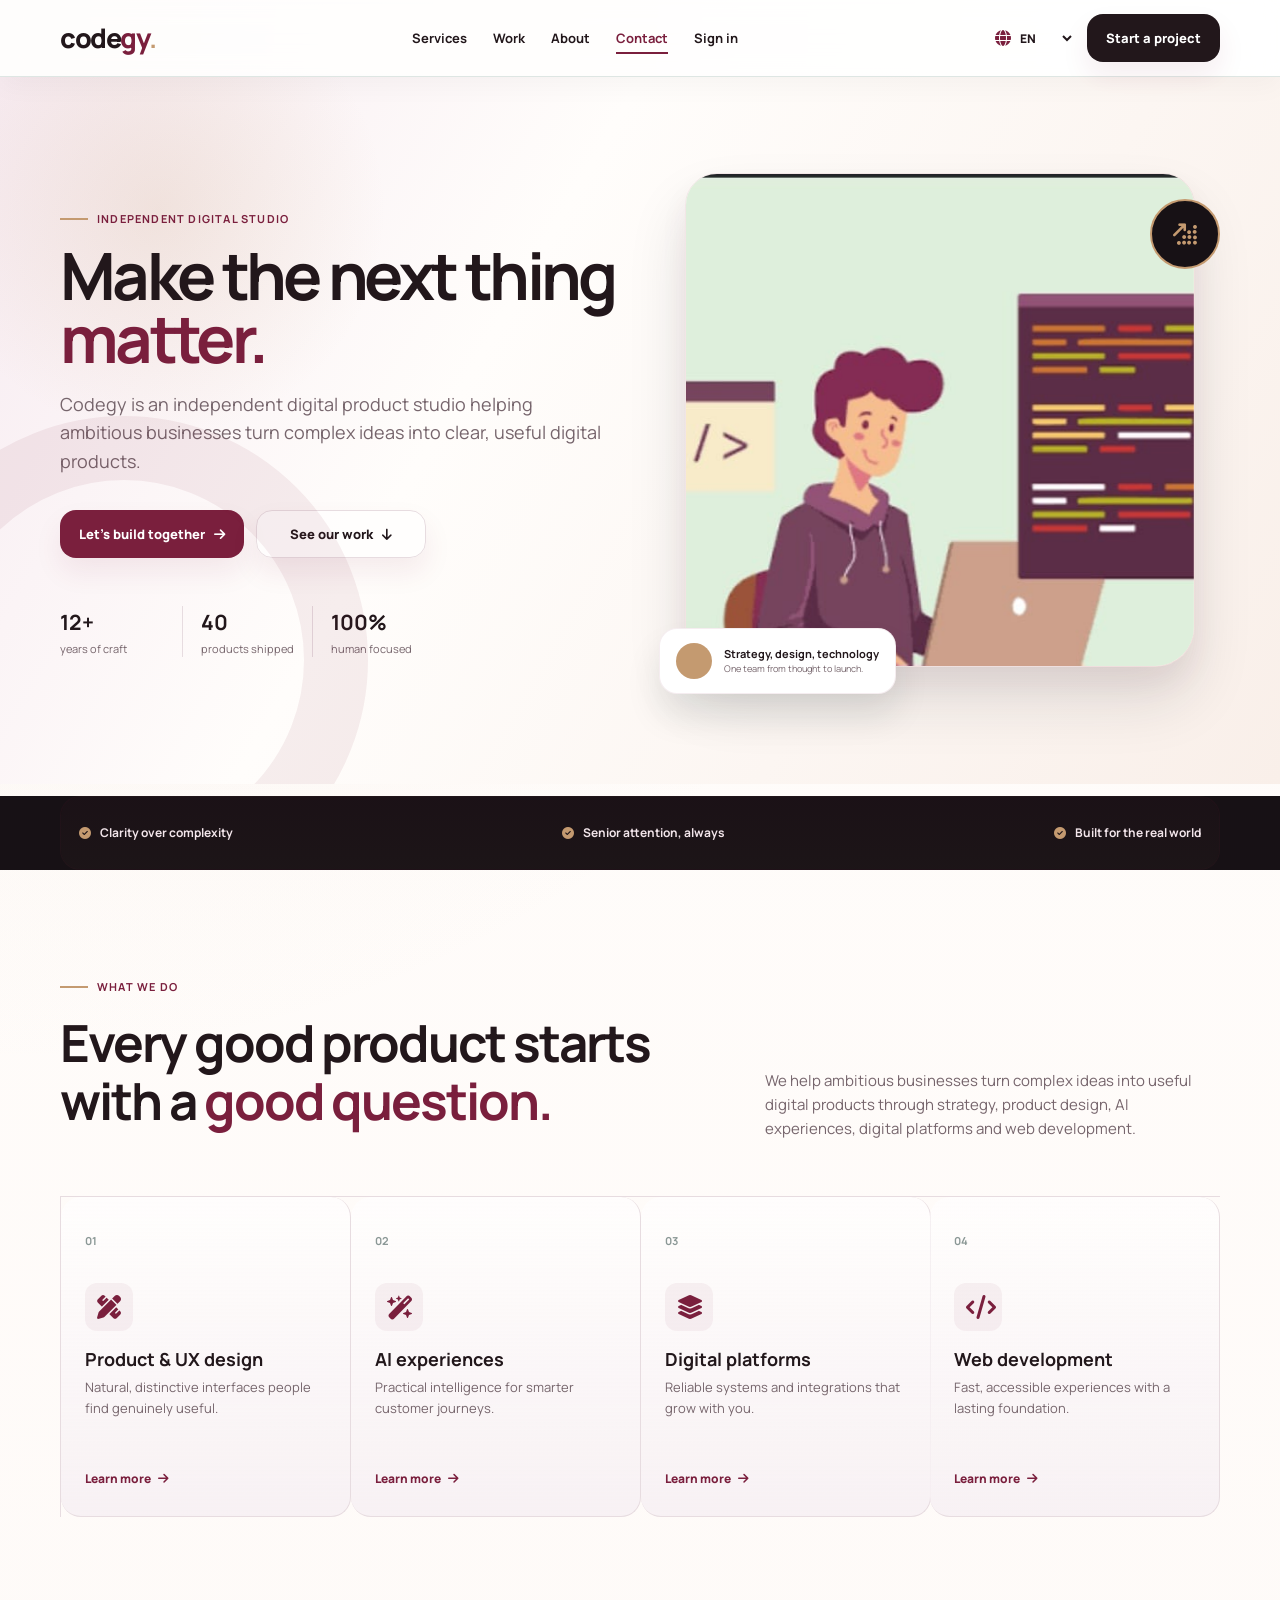
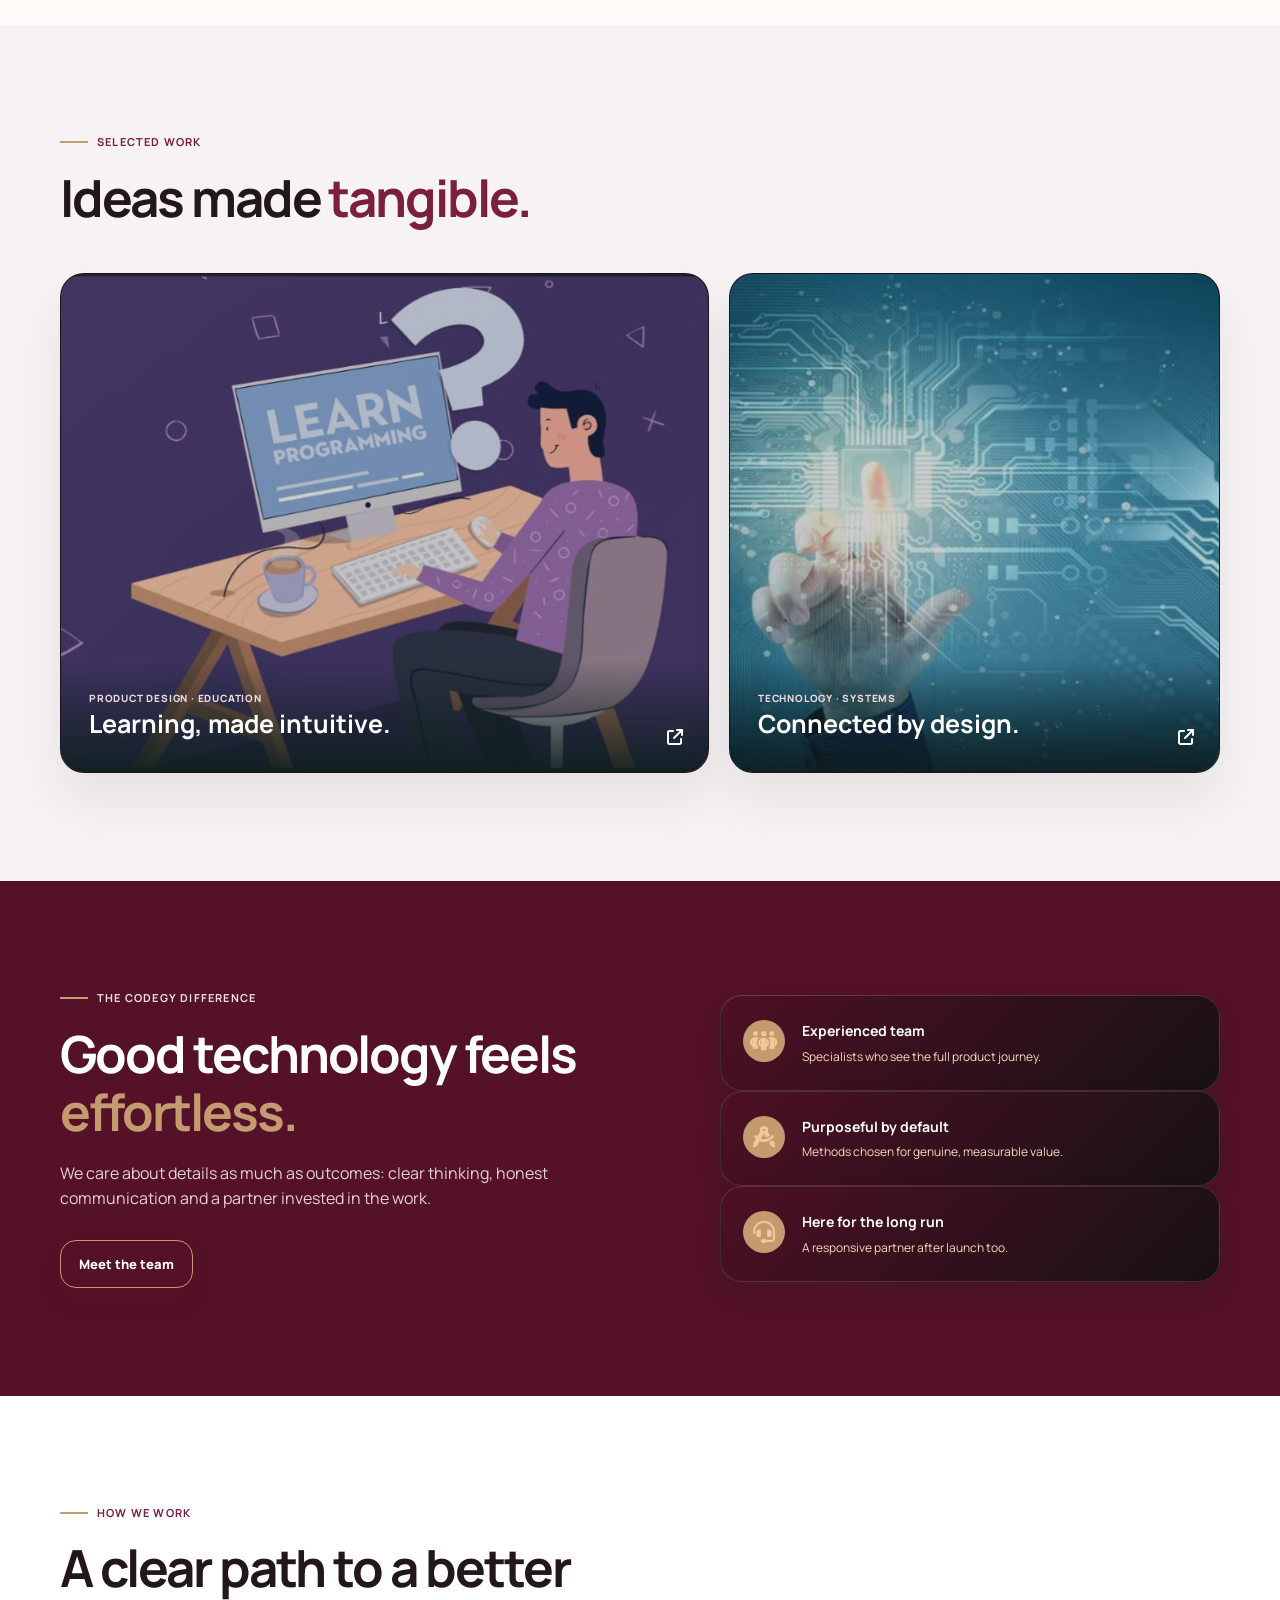
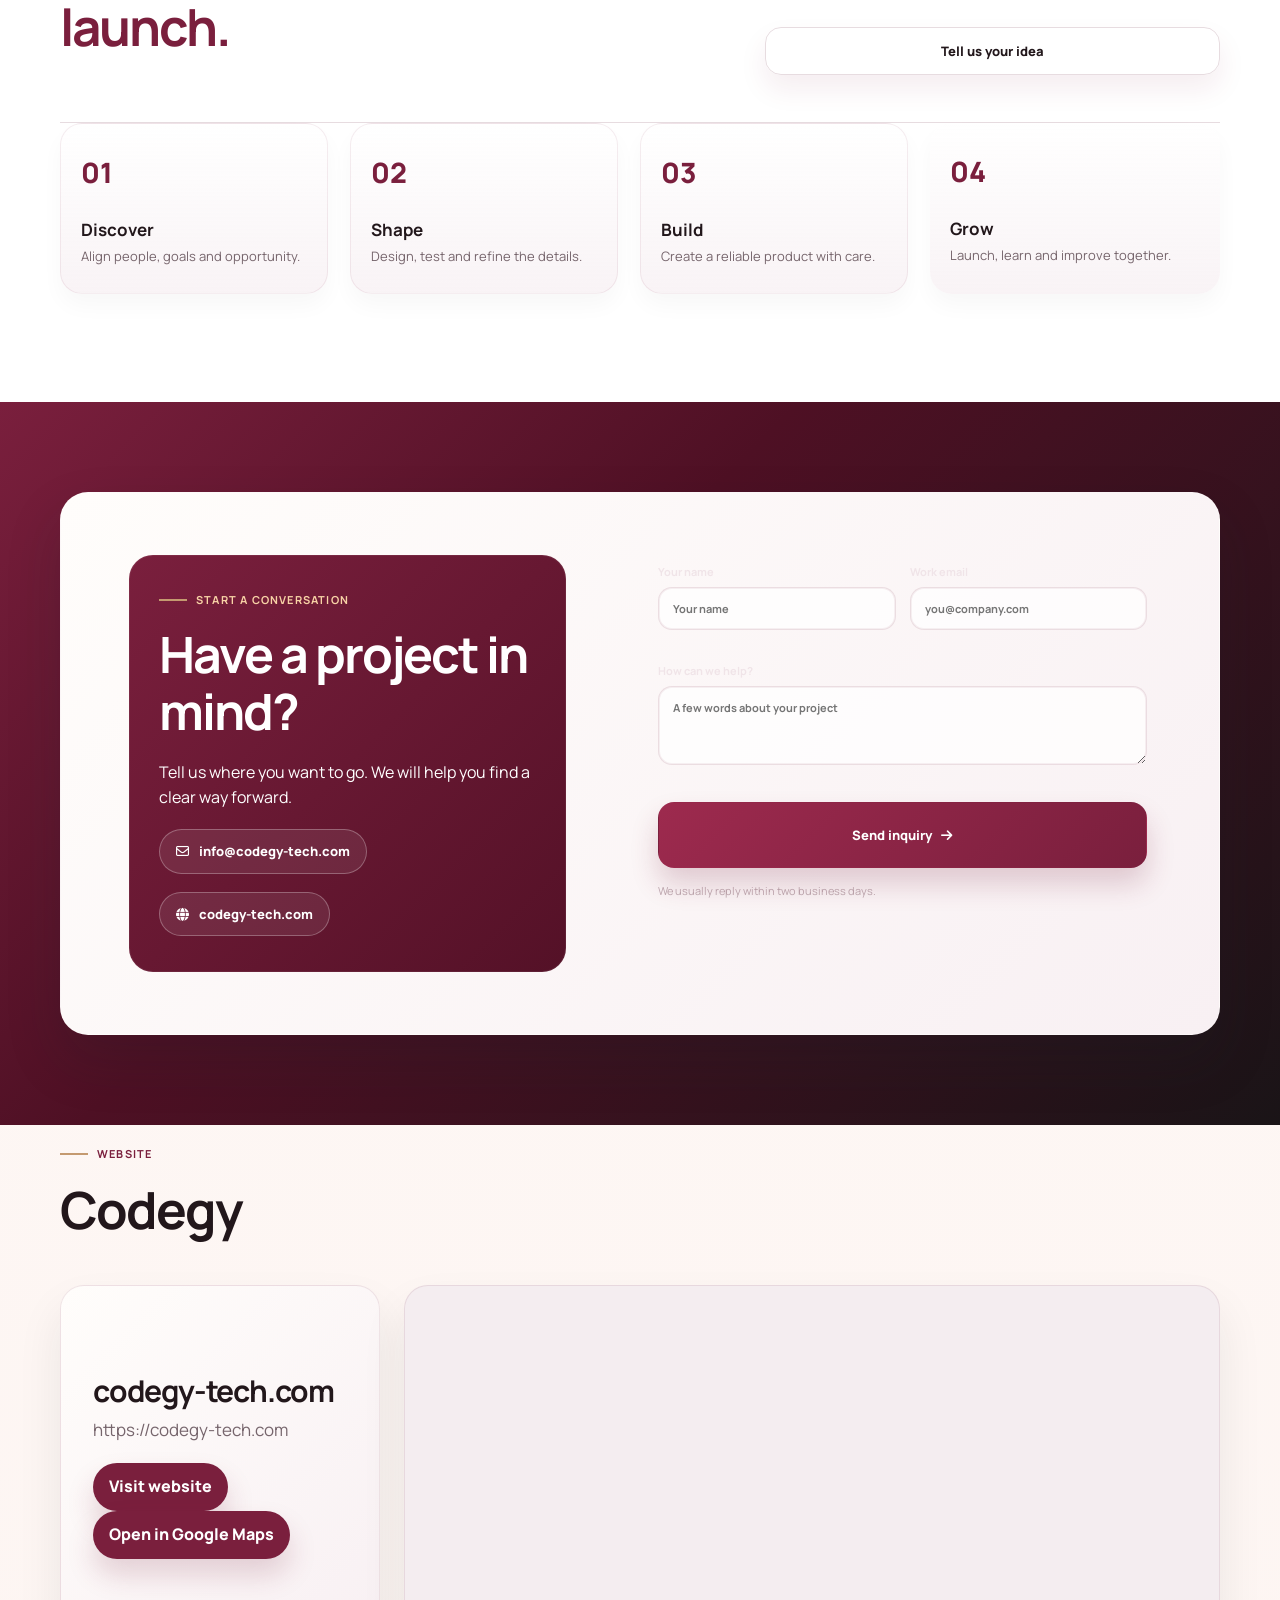
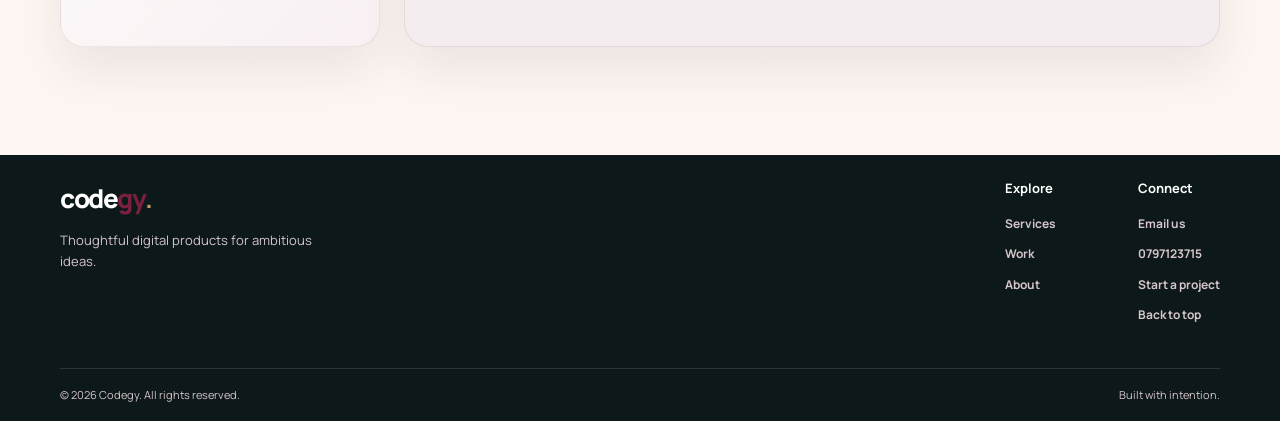
<file: index.html>
﻿<!doctype html>
<html lang="en" dir="ltr">
<head>
  <meta charset="UTF-8"><meta name="viewport" content="width=device-width, initial-scale=1.0">
  <meta name="description" content="Codegy creates purposeful digital products.">
  <meta name="robots" content="index, follow">
  <meta name="canonical" content="https://codegy-tech.com/">
  <meta property="og:type" content="website">
  <meta property="og:site_name" content="Codegy">
  <meta property="og:title" content="Codegy | Digital products with purpose">
  <meta property="og:description" content="Codegy creates purposeful digital products.">
  <meta property="og:image" content="pic1.jpeg">
  <meta name="twitter:card" content="summary_large_image">
  <meta name="twitter:title" content="Codegy | Digital products with purpose">
  <meta name="twitter:description" content="Codegy creates purposeful digital products.">
  <title>Codegy | Digital products with purpose</title>
  <link rel="preconnect" href="https://fonts.googleapis.com"><link rel="preconnect" href="https://fonts.gstatic.com" crossorigin>
  <link href="https://fonts.googleapis.com/css2?family=Cairo:wght@400;500;600;700;800&family=Manrope:wght@400;500;600;700;800&display=swap" rel="stylesheet">
  <link rel="icon" href="icon.jpeg"><link rel="preload" as="image" href="pic1.jpeg" fetchpriority="high"><meta name="theme-color" content="#7A1F3D"><link rel="stylesheet" href="https://cdnjs.cloudflare.com/ajax/libs/font-awesome/6.7.2/css/all.min.css"><link rel="stylesheet" href="index.css">
<script type="application/ld+json">{"@context":"https://schema.org","@type":"ProfessionalService","name":"Codegy","url":"https://codegy-tech.com/","email":"info@codegy-tech.com","description":"Independent digital studio offering product design, AI experiences, digital platforms, and web development.","serviceType":["Product and UX design","AI experiences","Digital platforms","Web development"],"knowsAbout":["Product design","User experience design","Artificial intelligence","Digital platforms","Web development"]}</script></head>
<body>
<a class="skip-link" href="#main">Skip to content</a>
<header><div class="container nav"><a class="brand" href="#home">code<span>gy</span><b>.</b></a><nav id="nav" aria-label="Primary navigation"><a href="#services" data-t="services">Services</a><a href="#work" data-t="work">Work</a><a href="#about" data-t="about">About</a><a href="#contact" data-t="contact">Contact</a><a class="login-link" href="task.html" data-t="login">Sign in</a></nav><div class="controls"><label class="language"><i class="fa-solid fa-globe"></i><select id="lang" aria-label="Language"><option value="en">EN</option><option value="ar">العربية</option><option value="fr">FR</option><option value="tr">TR</option></select></label><a class="nav-cta" href="#contact" data-t="start">Start a project</a><button class="menu" aria-label="Open menu" aria-controls="nav" aria-expanded="false"><i class="fa-solid fa-bars"></i></button></div></div></header>
<main id="main">
<section class="hero" id="home"><div class="container hero-grid"><div><p class="eyebrow"><span></span><b data-t="studio">Independent digital studio</b></p><h1 data-h="heroTitle">Make the next thing <em>matter.</em></h1><p class="lead" data-t="heroText">Codegy is an independent digital product studio helping ambitious businesses turn complex ideas into clear, useful digital products.</p><div class="actions"><a class="button primary" href="#contact"><span data-t="build">Let's build together</span><i class="fa-solid fa-arrow-right"></i></a><a class="button quiet" href="#work"><span data-t="see">See our work</span><i class="fa-solid fa-arrow-down"></i></a></div><div class="stats"><div><strong>12+</strong><small data-t="years">years of craft</small></div><div><strong>40</strong><small data-t="shipped">products shipped</small></div><div><strong>100%</strong><small data-t="human">human focused</small></div></div></div><div class="visual"><div class="image"><img src="pic1.jpeg" alt="Developer working on a laptop" width="1080" height="535" fetchpriority="high" decoding="async"></div><div class="note"><i class="fa-solid fa-sparkles"></i><p><b data-t="noteTitle">Strategy, design, technology</b><small data-t="noteText">One team from thought to launch.</small></p></div><div class="stamp"><i class="fa-solid fa-arrow-up-right-dots"></i></div></div></div></section>
<section class="trust"><div class="container"><p><i class="fa-solid fa-circle-check"></i><span data-t="trust1">Clarity over complexity</span></p><p><i class="fa-solid fa-circle-check"></i><span data-t="trust2">Senior attention, always</span></p><p><i class="fa-solid fa-circle-check"></i><span data-t="trust3">Built for the real world</span></p></div></section>
<section class="section" id="services"><div class="container"><div class="heading split"><div><p class="eyebrow"><span></span><b data-t="what">What we do</b></p><h2 data-h="servicesTitle">Every good product starts with a <em>good question.</em></h2></div><p data-t="servicesText">We help ambitious businesses turn complex ideas into useful digital products through strategy, product design, AI experiences, digital platforms and web development.</p></div><div class="service-grid"><article><small>01</small><i class="fa-solid fa-pen-ruler"></i><h3 data-t="s1">Product & UX design</h3><p data-t="s1t">Natural, distinctive interfaces people find genuinely useful.</p><a href="#contact" data-t="learn">Learn more</a></article><article><small>02</small><i class="fa-solid fa-wand-magic-sparkles"></i><h3 data-t="s2">AI experiences</h3><p data-t="s2t">Practical intelligence for smarter customer journeys.</p><a href="#contact" data-t="learn">Learn more</a></article><article><small>03</small><i class="fa-solid fa-layer-group"></i><h3 data-t="s3">Digital platforms</h3><p data-t="s3t">Reliable systems and integrations that grow with you.</p><a href="#contact" data-t="learn">Learn more</a></article><article><small>04</small><i class="fa-solid fa-code"></i><h3 data-t="s4">Web development</h3><p data-t="s4t">Fast, accessible experiences with a lasting foundation.</p><a href="#contact" data-t="learn">Learn more</a></article></div></div></section>
<section class="section portfolio" id="work"><div class="container"><div class="heading"><p class="eyebrow"><span></span><b data-t="selected">Selected work</b></p><h2 data-h="workTitle">Ideas made <em>tangible.</em></h2></div><div class="projects"><article class="large"><img src="pic2.jpeg" alt="Learning product on a laptop" width="933" height="600" loading="lazy" decoding="async"><div><p data-t="p1type">Product design · Education</p><h3 data-t="p1">Learning, made intuitive.</h3><i class="fa-solid fa-arrow-up-right-from-square"></i></div></article><article><img src="pic3.jpeg" alt="Electronic circuit" width="932" height="649" loading="lazy" decoding="async"><div><p data-t="p2type">Technology · Systems</p><h3 data-t="p2">Connected by design.</h3><i class="fa-solid fa-arrow-up-right-from-square"></i></div></article></div></div></section>
<section class="section about" id="about"><div class="container about-grid"><div><p class="eyebrow"><span></span><b data-t="difference">The Codegy difference</b></p><h2 data-h="aboutTitle">Good technology feels <em>effortless.</em></h2><p data-t="aboutText">We care about details as much as outcomes: clear thinking, honest communication and a partner invested in the work.</p><a class="button outline" href="#contact" data-t="team">Meet the team</a></div><div class="reasons"><article><i class="fa-solid fa-people-group"></i><p><b data-t="r1">Experienced team</b><small data-t="r1t">Specialists who see the full product journey.</small></p></article><article><i class="fa-solid fa-compass-drafting"></i><p><b data-t="r2">Purposeful by default</b><small data-t="r2t">Methods chosen for genuine, measurable value.</small></p></article><article><i class="fa-solid fa-headset"></i><p><b data-t="r3">Here for the long run</b><small data-t="r3t">A responsive partner after launch too.</small></p></article></div></div></section>
<section class="section process"><div class="container"><div class="heading split"><div><p class="eyebrow"><span></span><b data-t="how">How we work</b></p><h2 data-h="processTitle">A clear path to a better <em>launch.</em></h2></div><a class="button quiet" href="#contact" data-t="idea">Tell us your idea</a></div><ol><li><span>01</span><h3 data-t="discover">Discover</h3><p data-t="discovert">Align people, goals and opportunity.</p></li><li><span>02</span><h3 data-t="shape">Shape</h3><p data-t="shapet">Design, test and refine the details.</p></li><li><span>03</span><h3 data-t="build2">Build</h3><p data-t="buildt">Create a reliable product with care.</p></li><li><span>04</span><h3 data-t="grow">Grow</h3><p data-t="growt">Launch, learn and improve together.</p></li></ol></div></section>
<section class="contact" id="contact"><div class="container contact-card"><div><p class="eyebrow"><span></span><b data-t="conversation">Start a conversation</b></p><h2 data-t="contactTitle">Have a project in mind?</h2><p data-t="contactText">Tell us where you want to go. We will help you find a clear way forward.</p><a href="mailto:info@codegy-tech.com"><i class="fa-regular fa-envelope"></i> info@codegy-tech.com</a>
<a href="https://codegy-tech.com/" target="_blank" rel="noreferrer"><i class="fa-solid fa-globe"></i> codegy-tech.com</a></div><form id="contact-form" novalidate><label><span data-t="name">Your name</span><input name="name" required autocomplete="name" placeholder="Your name" data-p="name"></label><label><span data-t="email">Work email</span><input name="email" type="email" required autocomplete="email" placeholder="you@company.com" data-p="email"></label><label class="wide"><span data-t="message">How can we help?</span><textarea name="message" required rows="3" placeholder="A few words about your project" data-p="message"></textarea></label><button class="button primary wide" type="submit"><span data-t="send">Send inquiry</span><i class="fa-solid fa-arrow-right"></i></button><small class="wide" data-t="reply">We usually reply within two business days.</small><p id="contact-status" class="form-status wide" role="status" aria-live="polite"></p></form></div></section>
<section class="section location-section" id="location">
  <div class="container">
    <div class="heading">
      <p class="eyebrow"><span></span><b>Website</b></p>
      <h2>Codegy</h2>
    </div>
    <div class="location-grid">
      <div class="location-card">
        <h3>codegy-tech.com</h3>
        <p>https://codegy-tech.com</p>
        <a href="https://codegy-tech.com/" target="_blank" rel="noreferrer">Visit website</a>
        <a href="https://maps.google.com/?q=Codegy" target="_blank" rel="noreferrer">Open in Google Maps</a>
      </div>
      <div class="location-map">
        <iframe title="Codegy location" src="https://www.google.com/maps?q=Codegy&z=13&output=embed" loading="lazy" referrerpolicy="no-referrer-when-downgrade"></iframe>
      </div>
    </div>
  </div>
</section>
</main>
<footer><div class="container footer"><div><a class="brand" href="#home">code<span>gy</span><b>.</b></a><p data-t="footerText">Thoughtful digital products for ambitious ideas.</p></div><div class="foot-links"><div><b data-t="explore">Explore</b><a href="#services" data-t="services">Services</a><a href="#work" data-t="work">Work</a><a href="#about" data-t="about">About</a></div><div><b data-t="connect">Connect</b><a href="mailto:info@codegy-tech.com" data-t="emailus">Email us</a><a href="tel:0797123715">0797123715</a><a href="#contact" data-t="start">Start a project</a><a href="#home" data-t="top">Back to top</a></div></div></div><div class="container copyright"><span data-t="copyright">© 2026 Codegy. All rights reserved.</span><span data-t="made">Built with intention.</span></div></footer><button class="back-to-top" type="button" aria-label="Back to top"><i class="fa-solid fa-arrow-up" aria-hidden="true"></i></button>
<script>
const menu=document.querySelector('.menu'),nav=document.querySelector('nav'),picker=document.querySelector('#lang');menu.onclick=()=>{let open=nav.classList.toggle('open');menu.setAttribute('aria-expanded',open)};nav.querySelectorAll('a').forEach(a=>a.onclick=()=>nav.classList.remove('open'));
const tr={
ar:{login:'تسجيل الدخول',services:'الخدمات',work:'أعمالنا',about:'عنّا',contact:'تواصل',start:'ابدأ مشروعًا',studio:'استوديو رقمي مستقل',heroTitle:'لنجعل فكرتك القادمة <em>مؤثرة.</em>',heroText:'نحوّل الأفكار الطموحة إلى منتجات رقمية واضحة ومفيدة يحب الناس العودة إليها.',build:'لنبنِ معًا',see:'شاهد أعمالنا',years:'عامًا من الخبرة',shipped:'منتجًا أطلقناه',human:'تركيز على الإنسان',noteTitle:'استراتيجية، تصميم، تقنية',noteText:'فريق واحد من الفكرة حتى الإطلاق.',trust1:'وضوح بدل التعقيد',trust2:'خبرات رفيعة في كل خطوة',trust3:'مصمم للعالم الحقيقي',what:'ما الذي نقدمه',servicesTitle:'كل منتج جيد يبدأ بـ <em>سؤال جيد.</em>',servicesText:'نجمع الاستراتيجية والتصميم والهندسة المناسبة لتحويل الإجابات إلى تقدم حقيقي.',s1:'تصميم المنتج وتجربة المستخدم',s1t:'واجهات طبيعية ومميزة ومفيدة فعلًا.',s2:'تجارب الذكاء الاصطناعي',s2t:'ذكاء عملي يجعل رحلة العميل أكثر سلاسة.',s3:'المنصات الرقمية',s3t:'أنظمة وتكاملات موثوقة تنمو معك.',s4:'تطوير الويب',s4t:'تجارب ويب سريعة ومتاحة بأساس متين.',learn:'اعرف المزيد',selected:'أعمال مختارة',workTitle:'أفكار أصبحت <em>واقعًا.</em>',p1type:'تصميم منتجات · تعليم',p1:'تعليم أكثر سهولة.',p2type:'تقنية · أنظمة',p2:'تواصل بتصميم مدروس.',difference:'ما يميز Codegy',aboutTitle:'التقنية الجيدة تبدو <em>سهلة.</em>',aboutText:'نهتم بالتفاصيل بقدر اهتمامنا بالنتائج: تفكير واضح وتواصل صادق وشريك ملتزم بالعمل.',team:'تعرف على الفريق',r1:'فريق خبير',r1t:'مختصون يرون رحلة المنتج كاملة.',r2:'هادفون افتراضيًا',r2t:'أساليب مختارة لقيمة حقيقية قابلة للقياس.',r3:'معك على المدى الطويل',r3t:'شريك سريع الاستجابة حتى بعد الإطلاق.',how:'كيف نعمل',processTitle:'طريق واضح نحو إطلاق <em>أفضل.</em>',idea:'أخبرنا عن فكرتك',discover:'نكتشف',discovert:'نحدد الأشخاص والأهداف والفرص.',shape:'نصوغ',shapet:'نصمم ونختبر ونحسن التفاصيل.',build2:'نبني',buildt:'ننشىء منتجًا موثوقًا بعناية.',grow:'ننمو',growt:'نطلق ونتعلم ونتحسن معًا.',conversation:'لنبدأ محادثة',contactTitle:'لديك مشروع في ذهنك؟',contactText:'أخبرنا إلى أين تريد أن تصل، وسنساعدك في إيجاد طريق واضح.',name:'الاسم',email:'بريد العمل',message:'كيف يمكننا المساعدة؟',send:'أرسل الطلب',reply:'نرد عادةً خلال يومي عمل.',footerText:'منتجات رقمية مدروسة لأفكار طموحة.',explore:'استكشف',connect:'تواصل',emailus:'راسلنا',top:'العودة للأعلى',copyright:'© 2026 Codegy. جميع الحقوق محفوظة.',made:'صُنع بعناية.'},
fr:{login:'Connexion',services:'Services',work:'Projets',about:'À propos',contact:'Contact',start:'Démarrer un projet',studio:'Studio numérique indépendant',heroTitle:'Faites que la prochaine idée <em>compte.</em>',heroText:'Nous transformons les idées ambitieuses en produits numériques clairs et utiles.',build:'Construisons ensemble',see:'Voir nos projets',years:'ans de savoir-faire',shipped:'produits livrés',human:'centrés sur l’humain',noteTitle:'Stratégie, design, technologie',noteText:'Une équipe, de l’idée au lancement.',trust1:'La clarté avant la complexité',trust2:'Une expertise senior, toujours',trust3:'Conçu pour le monde réel',what:'Notre savoir-faire',servicesTitle:'Chaque bon produit commence par une <em>bonne question.</em>',servicesText:'Stratégie, design et ingénierie pour transformer les réponses en élan.',s1:'Produit & UX design',s1t:'Des interfaces naturelles et utiles.',s2:'Expériences IA',s2t:'Une intelligence pratique pour des parcours fluides.',s3:'Plateformes numériques',s3t:'Des systèmes fiables qui grandissent avec vous.',s4:'Développement web',s4t:'Des expériences web rapides et accessibles.',learn:'En savoir plus',selected:'Projets sélectionnés',workTitle:'Des idées devenues <em>concrètes.</em>',p1type:'Produit · Éducation',p1:'Apprendre devient intuitif.',p2type:'Technologie · Systèmes',p2:'Connecté par le design.',difference:'La différence Codegy',aboutTitle:'La bonne technologie semble <em>simple.</em>',aboutText:'Nous soignons les détails autant que les résultats, avec clarté et implication.',team:'Rencontrer l’équipe',r1:'Équipe expérimentée',r1t:'Des spécialistes qui voient tout le parcours.',r2:'Utile par nature',r2t:'Des méthodes pour une vraie valeur.',r3:'Là sur la durée',r3t:'Un partenaire après le lancement.',how:'Notre méthode',processTitle:'Un chemin clair vers un meilleur <em>lancement.</em>',idea:'Parlez-nous de votre idée',discover:'Découvrir',discovert:'Aligner personnes, objectifs et opportunités.',shape:'Façonner',shapet:'Concevoir, tester et affiner.',build2:'Construire',buildt:'Créer avec soin un produit fiable.',grow:'Grandir',growt:'Lancer, apprendre et améliorer.',conversation:'Démarrons la discussion',contactTitle:'Un projet en tête ?',contactText:'Dites-nous où vous voulez aller. Nous trouverons le chemin.',name:'Votre nom',email:'E-mail professionnel',message:'Comment vous aider ?',send:'Envoyer la demande',reply:'Réponse sous deux jours ouvrés.',footerText:'Des produits numériques attentifs pour des idées ambitieuses.',explore:'Explorer',connect:'Échanger',emailus:'Nous écrire',top:'Retour en haut',copyright:'© 2026 Codegy. Tous droits réservés.',made:'Conçu avec intention.'},
tr:{login:'Giriş yap',services:'Hizmetler',work:'Projeler',about:'Hakkımızda',contact:'İletişim',start:'Proje başlat',studio:'Bağımsız dijital stüdyo',heroTitle:'Bir sonraki fikriniz <em>önemli olsun.</em>',heroText:'İddialı fikirleri net ve faydalı dijital ürünlere dönüştürüyoruz.',build:'Birlikte yapalım',see:'İşlerimizi görün',years:'yıllık uzmanlık',shipped:'yayına alınan ürün',human:'insan odaklı',noteTitle:'Strateji, tasarım, teknoloji',noteText:'Fikirden lansmana tek ekip.',trust1:'Karmaşıklık yerine netlik',trust2:'Her zaman kıdemli ilgi',trust3:'Gerçek dünya için tasarlandı',what:'Neler yapıyoruz',servicesTitle:'Her iyi ürün iyi bir <em>soruyla başlar.</em>',servicesText:'Yanıtları ivmeye dönüştürmek için doğru uzmanlığı bir araya getiriyoruz.',s1:'Ürün ve UX tasarımı',s1t:'Doğal ve gerçekten faydalı arayüzler.',s2:'Yapay zeka deneyimleri',s2t:'Daha akıllı yolculuklar için pratik zeka.',s3:'Dijital platformlar',s3t:'Sizinle büyüyen güvenilir sistemler.',s4:'Web geliştirme',s4t:'Hızlı, erişilebilir web deneyimleri.',learn:'Daha fazlası',selected:'Seçili işler',workTitle:'Fikirler <em>somutlaştı.</em>',p1type:'Ürün tasarımı · Eğitim',p1:'Öğrenme daha sezgisel.',p2type:'Teknoloji · Sistemler',p2:'Tasarım ile bağlantılı.',difference:'Codegy farkı',aboutTitle:'İyi teknoloji <em>zahmetsizdir.</em>',aboutText:'Sonuçlar kadar ayrıntıları da önemsiyoruz; net düşünce ve dürüst iletişim sunuyoruz.',team:'Ekiple tanışın',r1:'Deneyimli ekip',r1t:'Tüm ürün yolculuğunu gören uzmanlar.',r2:'Amaç odaklı',r2t:'Gerçek değer için seçilen yöntemler.',r3:'Uzun vadeli ortak',r3t:'Lansmandan sonra da yanınızda.',how:'Nasıl çalışıyoruz',processTitle:'Daha iyi bir <em>lansmana</em> açık yol.',idea:'Fikrinizi anlatın',discover:'Keşfet',discovert:'İnsanları, hedefleri ve fırsatları hizala.',shape:'Şekillendir',shapet:'Tasarla, test et ve iyileştir.',build2:'Geliştir',buildt:'Özenle güvenilir ürün oluştur.',grow:'Büyüt',growt:'Yayınla, öğren ve geliştir.',conversation:'Sohbet başlatalım',contactTitle:'Aklınızda bir proje mi var?',contactText:'Nereye gitmek istediğinizi anlatın. Net bir yol bulmanıza yardım ederiz.',name:'Adınız',email:'İş e-postası',message:'Nasıl yardımcı olabiliriz?',send:'Talep gönder',reply:'Genellikle iki iş günü içinde yanıtlarız.',footerText:'İddialı fikirler için özenli dijital ürünler.',explore:'Keşfet',connect:'Bağlan',emailus:'E-posta gönder',top:'Yukarı dön',copyright:'© 2026 Codegy. Tüm hakları saklıdır.',made:'Özenle üretildi.'}};
function setLang(l){let d=tr[l]||{};document.documentElement.lang=l;document.documentElement.dir=l==='ar'?'rtl':'ltr';document.querySelectorAll('[data-t]').forEach(e=>{let k=e.dataset.t;e.textContent=d[k]||e.dataset.en||(e.dataset.en=e.textContent)});document.querySelectorAll('[data-h]').forEach(e=>{let k=e.dataset.h;e.innerHTML=d[k]||e.dataset.en||(e.dataset.en=e.innerHTML)});document.querySelectorAll('[data-p]').forEach(e=>{e.placeholder=d[e.dataset.p]||e.placeholder});localStorage.setItem('codegy-language',l)}picker.value=localStorage.getItem('codegy-language')||'en';setLang(picker.value);picker.onchange=e=>setLang(e.target.value);
</script><script>const motionQuery=window.matchMedia("(prefers-reduced-motion: reduce)");if(!motionQuery.matches){const revealItems=document.querySelectorAll(".hero-grid > *, .trust p, .section .heading, .service-grid article, .projects article, .about-grid > *, .process li, .contact-card > *");revealItems.forEach((item,index)=>{item.classList.add("reveal");item.style.setProperty("--reveal-delay",`${Math.min(index % 4, 3) * 70}ms`)});const observer=new IntersectionObserver(entries=>entries.forEach(entry=>{if(entry.isIntersecting){entry.target.classList.add("is-visible");observer.unobserve(entry.target)}}),{threshold:.12});revealItems.forEach(item=>observer.observe(item));}</script><script>
(() => {
  const menuButton = document.querySelector('.menu');
  const navigation = document.querySelector('#nav');
  const topButton = document.querySelector('.back-to-top');
  const navigationLinks = [...navigation.querySelectorAll('a[href^="#"]')];
  const sections = navigationLinks.map(link => document.querySelector(link.getAttribute('href'))).filter(Boolean);

  const closeMenu = () => {
    navigation.classList.remove('open');
    menuButton.setAttribute('aria-expanded', 'false');
  };
  menuButton.onclick = () => {
    const isOpen = navigation.classList.toggle('open');
    menuButton.setAttribute('aria-expanded', String(isOpen));
  };
  document.addEventListener('keydown', event => {
    if (event.key === 'Escape' && navigation.classList.contains('open')) {
      closeMenu();
      menuButton.focus();
    }
  });
  document.addEventListener('click', event => {
    if (!navigation.contains(event.target) && !menuButton.contains(event.target)) closeMenu();
  });
  navigationLinks.forEach(link => link.addEventListener('click', closeMenu));

  if ('IntersectionObserver' in window) {
    const sectionObserver = new IntersectionObserver(entries => {
      entries.forEach(entry => {
        if (!entry.isIntersecting) return;
        navigationLinks.forEach(link => link.classList.toggle('is-active', link.getAttribute('href') === `#${entry.target.id}`));
      });
    }, { rootMargin: '-35% 0px -55% 0px', threshold: 0 });
    sections.forEach(section => sectionObserver.observe(section));
  }

  const toggleTopButton = () => topButton.classList.toggle('is-visible', window.scrollY > 560);
  window.addEventListener('scroll', toggleTopButton, { passive: true });
  toggleTopButton();
  topButton.addEventListener('click', () => window.scrollTo({ top: 0, behavior: window.matchMedia('(prefers-reduced-motion: reduce)').matches ? 'auto' : 'smooth' }));

  const contactForm = document.querySelector('#contact-form');
  const status = document.querySelector('#contact-status');
  const messages = {
    en: { invalid: 'Please complete the highlighted fields before continuing.', ready: 'Your email app is opening with your project details.' },
    ar: { invalid: 'يرجى إكمال الحقول المطلوبة قبل المتابعة.', ready: 'يتم فتح تطبيق البريد مع تفاصيل مشروعك.' },
    fr: { invalid: 'Veuillez remplir les champs requis avant de continuer.', ready: 'Votre application de messagerie va s’ouvrir avec les détails du projet.' },
    tr: { invalid: 'Lütfen devam etmeden önce gerekli alanları doldurun.', ready: 'E-posta uygulamanız proje bilgilerinizle açılıyor.' }
  };
  contactForm.addEventListener('submit', event => {
    event.preventDefault();
    const message = messages[document.documentElement.lang] || messages.en;
    if (!contactForm.checkValidity()) {
      contactForm.classList.add('was-validated');
      status.textContent = message.invalid;
      status.classList.add('is-error');
      contactForm.reportValidity();
      return;
    }
    const data = new FormData(contactForm);
    const subject = `New Codegy project inquiry from ${data.get('name')}`;
    const body = `Name: ${data.get('name')}%0AEmail: ${data.get('email')}%0A%0AProject details:%0A${data.get('message')}`;
    status.textContent = message.ready;
    status.classList.remove('is-error');
    window.location.href = `mailto:info@codegy-tech.com?subject=${encodeURIComponent(subject)}&body=${encodeURIComponent(body.replace(/%0A/g, '\n'))}`;
  });
})();
</script></body></html>
</file>
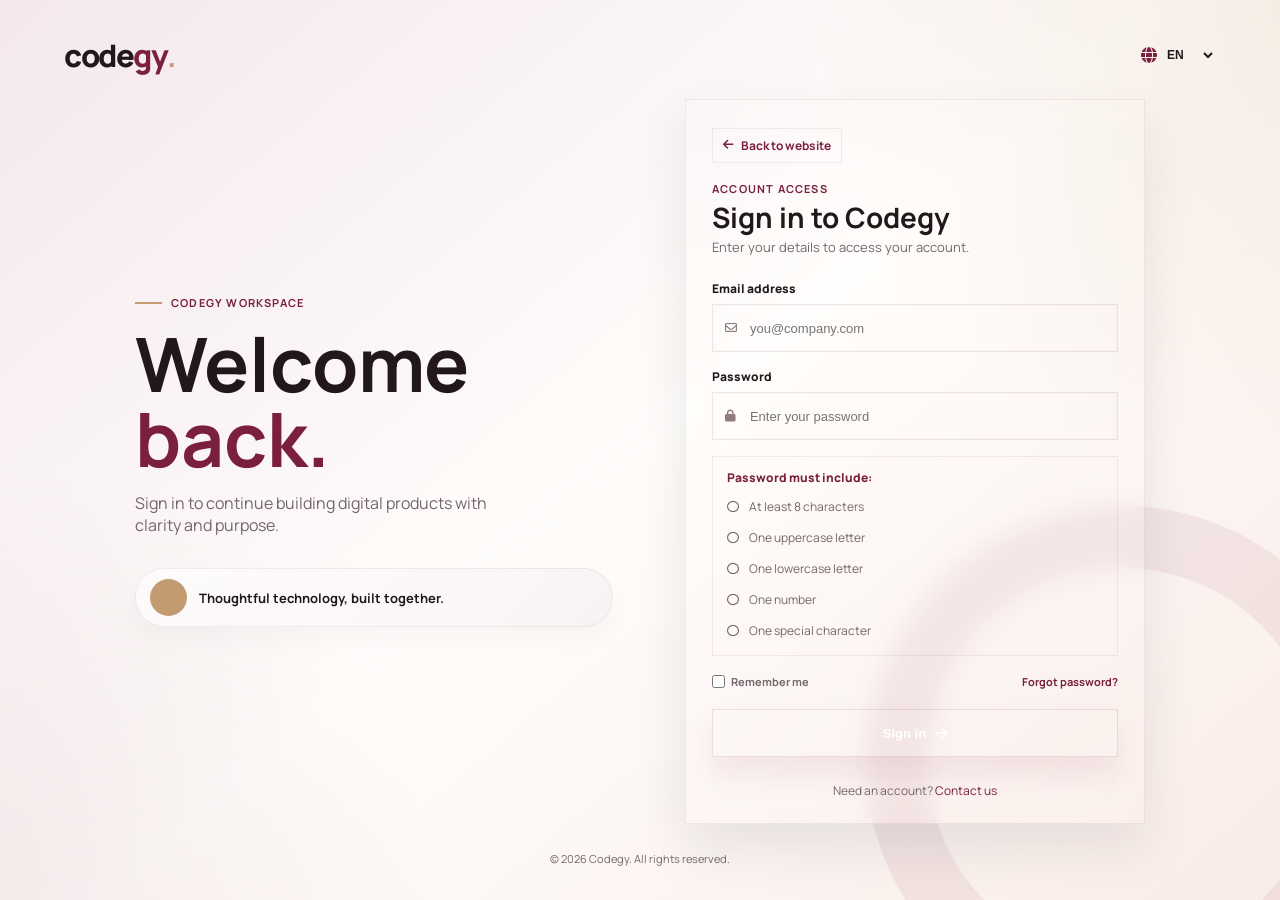
<file: task.html>
﻿<!doctype html>
<html lang="en" dir="ltr">
<head>
  <meta charset="UTF-8"><meta name="viewport" content="width=device-width, initial-scale=1.0">
  <meta name="description" content="Secure sign in to your Codegy workspace."><title>Sign in | Codegy</title><meta name="robots" content="noindex, nofollow"><link rel="canonical" href="https://codegy-tech.com/task.html">
  <link rel="preconnect" href="https://fonts.googleapis.com"><link rel="preconnect" href="https://fonts.gstatic.com" crossorigin>
  <link href="https://fonts.googleapis.com/css2?family=Cairo:wght@400;500;600;700;800&family=Manrope:wght@400;500;600;700;800&display=swap" rel="stylesheet">
  <link rel="icon" href="icon.jpeg"><link rel="stylesheet" href="https://cdnjs.cloudflare.com/ajax/libs/font-awesome/6.7.2/css/all.min.css"><link rel="stylesheet" href="task.css">
</head>
<body><main class="login-page">
  <div class="topbar"><a class="brand" href="index.html" aria-label="Back to Codegy home">code<span>gy</span><b>.</b></a><label class="language"><i class="fa-solid fa-globe"></i><select id="lang" aria-label="Language"><option value="en">EN</option><option value="ar">العربية</option><option value="fr">FR</option><option value="tr">TR</option></select></label></div>
  <section class="login-layout" aria-labelledby="login-title"><aside class="welcome-panel"><p class="eyebrow"><span></span><b data-t="workspace">Codegy workspace</b></p><h1 data-h="welcome">Welcome <em>back.</em></h1><p data-t="welcomeText">Sign in to continue building digital products with clarity and purpose.</p><div class="welcome-mark"><i class="fa-solid fa-sparkles"></i><span data-t="mark">Thoughtful technology, built together.</span></div></aside>
  <div class="login-card"><a class="back-link" href="index.html"><i class="fa-solid fa-arrow-left"></i><span data-t="back">Back to website</span></a><div class="card-heading"><p class="eyebrow"><b data-t="access">Account access</b></p><h2 id="login-title" data-t="title">Sign in to Codegy</h2><p data-t="intro">Enter your details to access your account.</p></div><form action="#" method="post"><label><span data-t="email">Email address</span><span class="field"><i class="fa-regular fa-envelope"></i><input type="email" name="email" autocomplete="email" placeholder="you@company.com" data-p="emailPlaceholder" required></span></label><label><span data-t="password">Password</span><span class="field"><i class="fa-solid fa-lock"></i><input type="password" name="password" autocomplete="current-password" placeholder="Enter your password" data-p="passwordPlaceholder" aria-describedby="password-checks" minlength="8" required></span></label><div class="password-checks" id="password-checks" aria-live="polite"><p data-t="passwordRulesTitle">Password must include:</p><ul><li data-rule="length"><i class="fa-regular fa-circle"></i><span data-t="passwordRuleLength">At least 8 characters</span></li><li data-rule="upper"><i class="fa-regular fa-circle"></i><span data-t="passwordRuleUpper">One uppercase letter</span></li><li data-rule="lower"><i class="fa-regular fa-circle"></i><span data-t="passwordRuleLower">One lowercase letter</span></li><li data-rule="number"><i class="fa-regular fa-circle"></i><span data-t="passwordRuleNumber">One number</span></li><li data-rule="special"><i class="fa-regular fa-circle"></i><span data-t="passwordRuleSpecial">One special character</span></li></ul></div><div class="form-row"><label class="remember"><input type="checkbox" name="remember"><span data-t="remember">Remember me</span></label><a href="mailto:info@codegy-tech.com?subject=Password%20reset%20request" data-t="forgot">Forgot password?</a></div><button class="login-btn" type="submit"><span data-t="signin">Sign in</span><i class="fa-solid fa-arrow-right"></i></button></form><p class="signup-text"><span data-t="need">Need an account?</span> <a href="mailto:info@codegy-tech.com" data-t="contact">Contact us</a></p></div></section>
  <p class="copyright" data-t="copyright">© 2026 Codegy. All rights reserved.</p>
</main><script>
const translations={ar:{workspace:'مساحة عمل Codegy',welcome:'مرحبًا <em>بعودتك.</em>',welcomeText:'سجل الدخول لمواصلة بناء منتجات رقمية واضحة وهادفة.',mark:'تقنية مدروسة، نبنيها معًا.',back:'العودة إلى الموقع',access:'الوصول إلى الحساب',title:'تسجيل الدخول إلى Codegy',intro:'أدخل بياناتك للوصول إلى حسابك.',email:'البريد الإلكتروني',emailPlaceholder:'you@company.com',password:'كلمة المرور',passwordPlaceholder:'أدخل كلمة المرور',remember:'تذكرني',forgot:'هل نسيت كلمة المرور؟',signin:'تسجيل الدخول',need:'ليس لديك حساب؟',contact:'تواصل معنا',copyright:'© 2026 Codegy. جميع الحقوق محفوظة.'},fr:{workspace:'Espace Codegy',welcome:'Bon <em>retour.</em>',welcomeText:'Connectez-vous pour continuer à créer des produits numériques clairs et utiles.',mark:'Une technologie attentive, construite ensemble.',back:'Retour au site',access:'Accès au compte',title:'Connexion à Codegy',intro:'Entrez vos informations pour accéder à votre compte.',email:'Adresse e-mail',emailPlaceholder:'vous@entreprise.com',password:'Mot de passe',passwordPlaceholder:'Entrez votre mot de passe',remember:'Se souvenir de moi',forgot:'Mot de passe oublié ?',signin:'Connexion',need:'Besoin d’un compte ?',contact:'Nous contacter',copyright:'© 2026 Codegy. Tous droits réservés.'},tr:{workspace:'Codegy çalışma alanı',welcome:'Tekrar <em>hoş geldiniz.</em>',welcomeText:'Net ve amaç odaklı dijital ürünler üretmeye devam etmek için giriş yapın.',mark:'Özenli teknoloji, birlikte inşa edildi.',back:'Siteye dön',access:'Hesap erişimi',title:'Codegy’ye giriş yapın',intro:'Hesabınıza erişmek için bilgilerinizi girin.',email:'E-posta adresi',emailPlaceholder:'siz@firma.com',password:'Parola',passwordPlaceholder:'Parolanızı girin',remember:'Beni hatırla',forgot:'Parolanızı mı unuttunuz?',signin:'Giriş yap',need:'Hesaba mı ihtiyacınız var?',contact:'Bize ulaşın',copyright:'© 2026 Codegy. Tüm hakları saklıdır.'}};
const picker=document.querySelector('#lang');function setLanguage(lang){const d=translations[lang]||{};document.documentElement.lang=lang;document.documentElement.dir=lang==='ar'?'rtl':'ltr';document.querySelectorAll('[data-t]').forEach(el=>{const key=el.dataset.t;el.textContent=d[key]||(el.dataset.en||(el.dataset.en=el.textContent))});document.querySelectorAll('[data-h]').forEach(el=>{const key=el.dataset.h;el.innerHTML=d[key]||(el.dataset.en||(el.dataset.en=el.innerHTML))});document.querySelectorAll('[data-p]').forEach(el=>{el.placeholder=d[el.dataset.p]||el.placeholder});localStorage.setItem('codegy-language',lang)}const passwordInput=document.querySelector('input[name="password"]');const passwordChecks=[...document.querySelectorAll('[data-rule]')];const passwordValidators={length:value=>value.length>=8,upper:value=>/[A-Z]/.test(value),lower:value=>/[a-z]/.test(value),number:value=>/\d/.test(value),special:value=>/[^A-Za-z0-9]/.test(value)};function updatePasswordValidation(){const value=passwordInput.value;let allValid=true;passwordChecks.forEach(item=>{const rule=item.dataset.rule;const ok=passwordValidators[rule](value);const icon=item.querySelector('i');item.classList.toggle('is-valid',ok);item.classList.toggle('is-invalid',!ok&&value.length>0);icon.className=ok?'fa-solid fa-circle-check':'fa-regular fa-circle';if(!ok) allValid=false;});return allValid;}if(passwordInput){passwordInput.addEventListener('input',updatePasswordValidation);const form=document.querySelector('form');form.addEventListener('submit',event=>{if(!updatePasswordValidation()){event.preventDefault();passwordInput.focus();passwordInput.setCustomValidity('Password does not meet the requirements.');passwordInput.reportValidity();passwordInput.setCustomValidity('');}});}picker.value=localStorage.getItem('codegy-language')||'en';setLanguage(picker.value);picker.addEventListener('change',e=>setLanguage(e.target.value));
</script></body></html>
</file>
<file: index.css>
﻿:root{--ink:#22171b;--muted:#76656c;--surface:#fffdfb;--soft:#f7f2f4;--line:#e7dce0;--brand:#7a1f3d;--brand-dark:#541127;--accent:#c49a70;--night:#171115;--white:#fff;--radius:8px;--shadow:0 18px 48px rgba(21,36,38,.12);--content:min(1160px,calc(100% - 48px))}*{box-sizing:border-box;margin:0}html{scroll-behavior:smooth;scroll-padding-top:84px}body{min-width:320px;overflow-x:hidden;background:var(--surface);color:var(--ink);font-family:Manrope,Cairo,sans-serif;line-height:1.6}html[lang=ar] body{font-family:Cairo,Manrope,sans-serif}a{color:inherit;text-decoration:none}img{display:block;width:100%;max-width:100%}button,input,textarea,select{font:inherit}.container{width:var(--content);margin-inline:auto}.skip-link{position:fixed;top:-60px;inset-inline-start:16px;z-index:50;padding:9px 14px;border-radius:var(--radius);background:var(--brand);color:#fff}.skip-link:focus{top:14px}
header{position:sticky;top:0;z-index:20;border-bottom:1px solid rgba(217,226,222,.85);background:rgba(255,254,250,.92);backdrop-filter:blur(14px)}.nav{display:flex;min-height:76px;align-items:center;gap:28px}.brand{font-size:27px;font-weight:800;letter-spacing:-1.5px;white-space:nowrap}.brand span{color:var(--brand)}.brand b{color:var(--accent)}nav{display:flex;align-items:center;gap:26px;margin-inline:auto;font-size:13px;font-weight:700}nav>a{position:relative;padding:8px 0}nav>a:after{position:absolute;bottom:2px;inset-inline-start:0;width:0;height:2px;content:"";background:var(--brand);transition:.2s}nav>a:hover:after{width:100%}.controls{display:flex;align-items:center;gap:12px}.language{display:flex;align-items:center;gap:5px;color:var(--brand)}select{max-width:75px;border:0;background:transparent;color:var(--ink);font-size:12px;font-weight:800;outline:none}.nav-cta,.button{display:inline-flex;min-height:46px;align-items:center;justify-content:center;gap:9px;padding:10px 16px;border:1px solid transparent;border-radius:var(--radius);font-size:13px;font-weight:800;transition:.2s;box-shadow:0 10px 20px rgba(122,31,61,.08)}.nav-cta{min-height:0;background:var(--ink);color:#fff}.nav-cta:hover,.primary:hover{transform:translateY(-2px) scale(1.01);background:var(--brand-dark);box-shadow:0 18px 28px rgba(122,31,61,.18)}.quiet{box-shadow:inset 0 0 0 1px rgba(122,31,61,.08),0 10px 18px rgba(21,36,38,.04)}.menu{display:none;width:40px;height:40px;border:1px solid var(--line);border-radius:var(--radius);background:var(--surface);font-size:17px}
.hero{position:relative;overflow:hidden;padding:86px 0 80px;background:linear-gradient(120deg,#f7f0f3,var(--surface) 56%,#f9ece8)}.hero::before{position:absolute;inset:-18% auto auto -8%;width:520px;height:520px;border-radius:50%;background:radial-gradient(circle,rgba(196,154,112,.18),transparent 62%);content:"";pointer-events:none}.hero-grid{display:grid;grid-template-columns:1.02fr .98fr;align-items:center;gap:72px}.eyebrow{display:flex;align-items:center;gap:9px;color:var(--brand);font-size:11px;letter-spacing:1.2px;text-transform:uppercase}.eyebrow span{width:28px;height:2px;background:var(--accent)}h1,h2,h3{line-height:1.14}.hero h1,.heading h2,.about h2,.contact-card h2{margin:17px 0 20px;font-size:clamp(40px,5.1vw,70px);letter-spacing:0}.hero em,h2 em{color:var(--brand);font-style:normal}.lead{max-width:575px;color:var(--muted);font-size:17px}.actions{display:flex;flex-wrap:wrap;gap:12px;margin-top:31px}.primary{background:var(--brand);color:#fff}.quiet{border-color:var(--line);background:rgba(255,255,255,.6)}.quiet:hover{border-color:var(--brand);color:var(--brand)}.stats{display:flex;flex-wrap:wrap;margin-top:48px}.stats div{display:grid;min-width:122px;padding-inline:18px;border-inline-start:1px solid var(--line)}.stats div:first-child{padding-inline-start:0;border:0}.stats strong{font-size:21px}.stats small{color:var(--muted);font-size:11px}.visual{position:relative;padding:0 25px 27px 0}.image{overflow:hidden;border:1px solid rgba(122,31,61,.09);border-radius:56% 12px 12px;box-shadow:var(--shadow)}.image img{height:492px;object-fit:cover}.note{position:absolute;bottom:0;inset-inline-start:-26px;display:flex;max-width:265px;align-items:center;gap:12px;padding:14px 16px;border:1px solid var(--line);border-radius:var(--radius);background:#fff;box-shadow:0 20px 30px rgba(21,36,38,.12);font-size:11px}.note>i{display:grid;flex:none;place-items:center;width:36px;height:36px;border-radius:50%;background:var(--accent)}.note b,.note small{display:block}.note small{color:var(--muted)}.stamp{position:absolute;top:26px;inset-inline-end:0;display:grid;place-items:center;width:70px;height:70px;border:2px solid var(--accent);border-radius:50%;background:var(--night);color:var(--accent);font-size:21px}.trust{background:var(--night);color:#f3e6eb}.trust .container{display:flex;min-height:74px;align-items:center;justify-content:space-between;gap:25px}.trust p{display:flex;align-items:center;gap:9px;font-size:12px;font-weight:700}.trust i{color:var(--accent)}
.section{padding:108px 0}.heading{max-width:720px;margin-bottom:47px}.heading h2,.about h2{font-size:clamp(34px,4vw,52px)}.split{display:grid;max-width:none;grid-template-columns:1fr .72fr;align-items:end;gap:72px}.split>p{padding-bottom:8px;color:var(--muted);font-size:15px}.service-grid{display:grid;grid-template-columns:repeat(4,1fr);border-top:1px solid var(--line);border-inline-start:1px solid var(--line)}.service-grid article{position:relative;min-height:310px;padding:26px 23px;border-inline-end:1px solid var(--line);border-bottom:1px solid var(--line);border-radius:0 0 18px 18px;transition:.22s}.service-grid article:hover{z-index:1;border-color:rgba(122,31,61,.22);box-shadow:0 24px 34px rgba(21,36,38,.09);transform:translateY(-6px)}.service-grid small{color:#8b9896;font-size:11px;font-weight:700}.service-grid>article>i{display:block;margin:29px 0 17px;color:var(--brand);font-size:24px}.service-grid h3{font-size:18px}.service-grid p{margin-top:8px;color:var(--muted);font-size:13px}.service-grid a{position:absolute;bottom:24px;color:var(--brand);font-size:12px;font-weight:800}.portfolio{background:var(--soft)}.projects{display:grid;grid-template-columns:1.32fr 1fr;gap:20px}.projects article{position:relative;min-height:405px;overflow:hidden;border:1px solid rgba(122,31,61,.08);border-radius:var(--radius);background:var(--night);box-shadow:0 18px 34px rgba(21,36,38,.08);transition:transform .25s ease,box-shadow .25s ease}.projects .large{min-height:500px}.projects img{height:100%;object-fit:cover;opacity:.8;transition:.5s}.projects article:hover{transform:translateY(-4px);box-shadow:0 26px 42px rgba(21,36,38,.12)}.projects article:hover img{opacity:.64;transform:scale(1.05)}.projects article>div{position:absolute;inset:auto 0 0;padding:28px;color:#fff;background:linear-gradient(transparent,rgba(14,31,32,.91))}.projects p{color:#ecd8df;font-size:10px;font-weight:800;letter-spacing:.8px;text-transform:uppercase}.projects h3{margin-top:4px;font-size:25px}.projects article>div>i{position:absolute;bottom:27px;inset-inline-end:25px}.about{color:#fff;background:var(--brand-dark)}.about-grid{display:grid;grid-template-columns:1fr .9fr;align-items:center;gap:105px}.about .eyebrow{color:#f0dce4}.about h2{color:#fff}.about h2 em{color:var(--accent)}.about-grid>div>p:not(.eyebrow){max-width:530px;color:#e6d0d8}.outline{margin-top:28px;border-color:var(--accent);color:#fff}.outline:hover{background:var(--accent);color:var(--night)}.reasons article{display:flex;gap:17px;padding:23px 0;border-bottom:1px solid rgba(255,255,255,.18)}.reasons article:first-child{border-top:1px solid rgba(255,255,255,.18)}.reasons i{display:grid;flex:none;place-items:center;width:42px;height:42px;border-radius:50%;background:var(--accent);color:var(--night)}.reasons b,.reasons small{display:block}.reasons small{margin-top:4px;color:#e6d0d8;font-size:13px}.process{background:#fff}.process ol{display:grid;grid-template-columns:repeat(4,1fr);list-style:none;padding:0;border-top:1px solid var(--line)}.process li{padding:25px 22px 2px 0;margin-inline-end:22px;border-inline-end:1px solid var(--line)}.process li:last-child{margin:0;border:0}.process li span{color:var(--brand);font-size:28px;font-weight:800}.process li h3{margin:25px 0 7px;font-size:17px}.process li p{color:var(--muted);font-size:13px}.contact{padding:90px 0;background:#f4e9ed}.contact-card{display:grid;grid-template-columns:.88fr 1fr;gap:88px;padding:62px 68px;border-radius:var(--radius);background:var(--night);box-shadow:var(--shadow);color:#fff}.contact-card .eyebrow{color:#e8cdd8}.contact-card h2{font-size:clamp(33px,4vw,50px)}.contact-card>div>p:not(.eyebrow){color:#e0ccd3}.contact-card>div>a{display:inline-block;margin-top:26px;color:var(--accent);font-size:13px;font-weight:800}.contact form{display:grid;grid-template-columns:1fr 1fr;gap:15px}.contact label{color:#f0e4e8;font-size:11px;font-weight:700}.contact label span{display:block}.wide{grid-column:1/-1}.contact input,.contact textarea{width:100%;margin-top:6px;padding:11px 12px;border:1px solid rgba(220,233,230,.25);border-radius:5px;outline:0;resize:vertical;background:rgba(255,255,255,.08);color:#fff}.contact input:focus,.contact textarea:focus{border-color:var(--accent)}.contact form small{color:#bea9b0;font-size:11px}footer{background:#0c1819;color:#d6c6cc}.footer{display:flex;justify-content:space-between;gap:40px;padding:53px 0 42px}.footer .brand{color:#fff}.footer>div>p{max-width:260px;margin-top:10px;font-size:13px}.foot-links{display:flex;gap:82px}.foot-links div{display:flex;flex-direction:column;gap:7px}.foot-links b{margin-bottom:6px;color:#fff;font-size:13px}.foot-links a{font-size:12px}.copyright{display:flex;justify-content:space-between;padding:17px 0;border-top:1px solid rgba(255,255,255,.13);font-size:11px}
/* Visual polish for a more premium layout */
body{background:radial-gradient(circle at top left,rgba(196,154,112,.09),transparent 24%),linear-gradient(180deg,#fffdfb 0%,#fdf7f5 100%)}
header{box-shadow:0 10px 24px rgba(34,23,27,.02)}
.nav-cta,.button{border-radius:14px;box-shadow:0 14px 28px rgba(122,31,61,.08)}
.hero{padding-top:92px;padding-bottom:84px}.hero-grid{gap:60px}.hero h1,.heading h2,.about h2,.contact-card h2{letter-spacing:-.04em}
.image{border-radius:28px 28px 42px 28px}.note{border-radius:18px}
.service-grid article{background:linear-gradient(180deg,rgba(255,255,255,.32),rgba(247,240,243,.80))}.service-grid article:hover{background:linear-gradient(180deg,rgba(255,255,255,.75),rgba(247,240,243,.96))}
.projects article,.contact-card,.login-card{border-radius:24px}.projects article>div{border-radius:0 0 24px 24px}.trust .container{margin-top:12px;border-radius:20px;background:linear-gradient(180deg,rgba(122,31,61,.03),rgba(196,154,112,.03))}
.contact-card{background:linear-gradient(135deg,rgba(255,255,255,.9),rgba(247,240,243,.86))}
.footer{padding-top:18px;border-top:1px solid rgba(122,31,61,.08)}
.foot-links a{transition:color .2s ease,transform .2s ease}.foot-links a:hover{color:var(--brand);transform:translateX(4px)}html[dir=rtl] .foot-links a:hover{transform:translateX(-4px)}

@media(max-width:900px){.hero-grid,.about-grid,.contact-card{grid-template-columns:1fr;gap:45px}.visual{width:min(570px,100%);justify-self:center}.split{grid-template-columns:1fr;gap:12px}.service-grid{grid-template-columns:repeat(2,1fr)}.contact-card{padding:48px}.projects{grid-template-columns:1fr}.projects article,.projects .large{min-height:410px}.process ol{grid-template-columns:repeat(2,1fr);gap:28px 0}.process li:nth-child(2){margin-inline-end:0;border:0}}
@media(max-width:700px){:root{--content:min(100% - 32px,1160px)}.nav{min-height:65px;gap:12px}nav{position:absolute;top:65px;inset-inline:0;display:none;flex-direction:column;align-items:stretch;gap:0;padding:12px 16px 20px;border-bottom:1px solid var(--line);background:var(--surface);box-shadow:0 15px 24px rgba(21,36,38,.08)}nav.open{display:flex}nav a{padding:11px 0}nav a:after{display:none}.controls{margin-inline-start:auto}.nav-cta{display:none}.menu{display:grid;place-items:center}.hero{padding:62px 0 48px}.hero h1{font-size:43px;line-height:1.05}.lead{font-size:15px}.actions{flex-direction:column;align-items:stretch}.actions .button{width:100%}.stats{margin-top:35px;gap:12px}.stats div{min-width:0;flex:1;padding:12px 10px;border:1px solid var(--line);border-radius:var(--radius)}.stats div:first-child{padding:12px 10px;border:1px solid var(--line)}.stats small{font-size:10px}.visual{padding-inline-end:17px}.image img{height:380px}.stamp{width:61px;height:61px}.note{inset-inline-start:-5px;max-width:220px;padding:11px 12px;bottom:14px}.trust .container{min-height:0;padding:19px 0;align-items:flex-start;flex-direction:column;gap:10px}.section{padding:70px 0}.heading{margin-bottom:34px}.service-grid,.process ol,.contact form{grid-template-columns:1fr}.service-grid article{min-height:265px}.process ol{gap:0}.process li,.process li:nth-child(2){margin:0;padding:20px 0;border-inline-end:0;border-bottom:1px solid var(--line)}.process li:last-child{border-bottom:0}.projects article>div{padding:21px}.projects h3{font-size:22px}.projects article>div>i{bottom:21px;inset-inline-end:19px}.contact{padding:55px 0}.contact-card{gap:31px;padding:33px 22px}.contact-card a{word-break:break-word}.footer,.copyright{flex-direction:column;gap:28px}.foot-links{gap:47px}.copyright{gap:5px}html[dir=rtl] .controls{margin-inline-start:0;margin-inline-end:auto}}
@media(max-width:380px){select{max-width:58px}.hero h1{font-size:38px}.stats strong{font-size:18px}.stats small{font-size:9px}.actions .button{padding-inline:14px}}



/* UI polish for a more premium finish */
.contact-card{border:1px solid rgba(122,31,61,.1);box-shadow:0 24px 46px rgba(21,36,38,.08)}
.contact-card form{gap:14px}
.contact-card input,.contact-card textarea{box-shadow:inset 0 0 0 1px rgba(122,31,61,.06)}
.contact-card input:focus,.contact-card textarea:focus{box-shadow:inset 0 0 0 1px rgba(122,31,61,.26),0 0 0 3px rgba(196,154,112,.15)}
.footer{padding-top:18px}
.footer .brand{font-size:26px}
.foot-links a{transition:color .2s ease,transform .2s ease}
.foot-links a:hover{color:var(--brand);transform:translateX(2px)}
html[dir=rtl] .foot-links a:hover{transform:translateX(-2px)}
.trust .container{border-top:1px solid rgba(255,255,255,.08);border-bottom:1px solid rgba(255,255,255,.08)}

/* Motion: classes are applied only when JavaScript is available. */
.reveal{opacity:0;transform:translateY(22px);transition:opacity .6s ease,transform .6s cubic-bezier(.2,.65,.3,1);transition-delay:var(--reveal-delay,0ms)}
.reveal.is-visible{opacity:1;transform:translateY(0)}
.projects article,.image img,.service-grid article,.button,.nav-cta,.login-link{will-change:transform}
.image:hover img{transform:scale(1.035)}
.service-grid article>a{display:inline-flex;align-items:center;gap:7px;transition:gap .2s ease}.service-grid article>a:after{content:'\f061';font-family:'Font Awesome 6 Free';font-weight:900}.service-grid article>a:hover{gap:11px}
.button:focus-visible,.nav-cta:focus-visible,.login-link:focus-visible,nav a:focus-visible,input:focus-visible,textarea:focus-visible,select:focus-visible{outline:3px solid color-mix(in srgb,var(--accent) 70%,white);outline-offset:3px}
@media(prefers-reduced-motion:reduce){*,*:before,*:after{scroll-behavior:auto!important;animation-duration:.01ms!important;animation-iteration-count:1!important;transition-duration:.01ms!important}.reveal{opacity:1;transform:none}}

/* Navigation state, validated form feedback, and an accessible return control. */
nav>a.is-active{color:var(--brand)}nav>a.is-active:after{width:100%}.back-to-top{position:fixed;right:20px;bottom:20px;z-index:15;display:grid;width:46px;height:46px;place-items:center;opacity:0;border:1px solid var(--line);border-radius:50%;pointer-events:none;transform:translateY(10px);background:var(--surface);color:var(--brand);box-shadow:0 8px 24px rgba(34,23,27,.16);transition:opacity .2s ease,transform .2s ease,color .2s ease,background .2s ease}.back-to-top.is-visible{opacity:1;pointer-events:auto;transform:translateY(0)}.back-to-top:hover{background:var(--brand);color:#fff}.back-to-top:focus-visible{outline:3px solid color-mix(in srgb,var(--accent) 70%,white);outline-offset:3px}.form-status{min-height:1.4em;margin:0;color:#d6c6cc;font-size:12px;font-weight:700}.form-status.is-error{color:#ffd4de}.contact form.was-validated input:invalid,.contact form.was-validated textarea:invalid{border-color:#ff9aae}.contact form.was-validated input:valid,.contact form.was-validated textarea:valid{border-color:#c49a70}@media(max-width:700px){nav>a.is-active{color:var(--brand);padding-inline-start:10px}.back-to-top{right:16px;bottom:16px}}html[dir=rtl] .back-to-top{right:auto;left:20px}@media(max-width:700px){html[dir=rtl] .back-to-top{right:auto;left:16px}}.contact{padding:90px 0;background:linear-gradient(135deg,#7a1f3d 0%,#4e1024 100%)}
.contact-card{position:relative;overflow:hidden;background:linear-gradient(135deg,#fffdfb,#f8f0f3);border:1px solid rgba(255,255,255,.12);box-shadow:0 28px 52px rgba(21,36,38,.14)}
.contact-card > div:first-child{display:flex;flex-direction:column;justify-content:center;padding:36px 30px;border-radius:22px;background:linear-gradient(135deg,#7a1f3d 0%,#541127 100%);color:#fff}
.contact-card > div:first-child .eyebrow{color:#f8d3a6}
.contact-card > div:first-child h2,.contact-card > div:first-child p,.contact-card > div:first-child a{color:#fff}
.contact-card > div:first-child a{display:inline-flex;align-items:center;gap:10px;width:fit-content;margin-top:18px;padding:11px 16px;border:1px solid rgba(255,255,255,.28);border-radius:999px;background:rgba(255,255,255,.08);font-weight:800}
.contact-card > div:first-child a:hover{background:rgba(255,255,255,.14)}
.contact-card form{padding:8px 0 0}
.location-section{padding-top:20px}
.location-grid{display:grid;grid-template-columns:320px 1fr;gap:24px;align-items:stretch}
.location-card{display:flex;flex-direction:column;justify-content:center;padding:32px;border:1px solid rgba(122,31,61,.1);border-radius:24px;background:linear-gradient(135deg,#fffdfb,#f8f0f3);box-shadow:0 24px 46px rgba(21,36,38,.08)}
.location-card h3{margin-bottom:8px;font-size:30px;letter-spacing:-.04em}
.location-card p{margin-bottom:20px;color:var(--muted);font-size:17px}
.location-card a{display:inline-flex;align-items:center;justify-content:center;width:fit-content;padding:11px 16px;border-radius:999px;background:var(--brand);color:#fff;font-weight:800;box-shadow:0 16px 28px rgba(122,31,61,.18)}
.location-card a:hover{background:var(--brand-dark)}
.location-map{overflow:hidden;min-height:360px;border:1px solid rgba(122,31,61,.1);border-radius:24px;background:#f4edf0;box-shadow:0 24px 46px rgba(21,36,38,.08)}
.location-map iframe{display:block;width:100%;height:100%;min-height:360px;border:0}
.contact-card label span{font-weight:700}
.contact-card input,.contact-card textarea{background:rgba(247,240,243,.7);border:1px solid rgba(122,31,61,.12);border-radius:14px;padding:12px 14px;color:var(--ink)}
.contact-card button.primary{box-shadow:0 16px 28px rgba(122,31,61,.20)}
.contact-card .form-status{margin-top:6px;color:#6d3a4c;font-weight:700}
.contact-card .form-status.is-error{color:#a33c52}
@media(max-width:700px){.location-grid{grid-template-columns:1fr}.location-card{padding:24px}.location-map,.location-map iframe{min-height:280px}.contact{padding:55px 0}.contact-card{padding:20px}.contact-card > div:first-child{padding:24px 20px}.contact-card form{padding-top:8px}}
@media(prefers-reduced-motion:reduce){.back-to-top{transition:none}}

/* Premium upgrade: more refined, enterprise-style polish */
body{background:radial-gradient(circle at top left,rgba(196,154,112,.10),transparent 20%),linear-gradient(180deg,#fffdfb 0%,#fdf5f2 100%)}
header{background:rgba(255,255,255,.82);box-shadow:0 10px 26px rgba(34,23,27,.03)}
.nav-cta,.button,.primary,.quiet,.login-link,.menu{transition:transform .22s ease,box-shadow .22s ease,border-color .22s ease,background .22s ease}
.hero{background:linear-gradient(120deg,#f7ebf1 0%,#fffdfb 38%,#f9efe9 100%)}
.hero::after{position:absolute;inset:auto auto -120px -120px;width:360px;height:360px;border:64px solid rgba(122,31,61,.07);border-radius:50%;content:"";pointer-events:none}
.hero-grid{gap:68px}
.image{border-radius:32px 32px 40px 32px;box-shadow:0 34px 60px rgba(21,36,38,.12),0 16px 28px rgba(122,31,61,.06)}
.image img{transition:transform .7s ease}
.note{border:1px solid rgba(122,31,61,.08);box-shadow:0 22px 34px rgba(21,36,38,.10)}
.trust .container{padding:14px 18px;background:linear-gradient(180deg,rgba(122,31,61,.04),rgba(196,154,112,.03));border:1px solid rgba(122,31,61,.06)}
.service-grid article{background:linear-gradient(180deg,rgba(255,255,255,.58),rgba(247,240,243,.92));border-radius:0 0 22px 22px}
.service-grid article:hover{box-shadow:0 24px 36px rgba(21,36,38,.09),0 0 0 1px rgba(122,31,61,.08)}
.service-grid article > i{padding:12px;border-radius:14px;background:rgba(122,31,61,.05)}
.projects article{background:linear-gradient(180deg,#1b1115,#0f1317)}
.projects article > div{padding-bottom:34px}
.projects article:before{position:absolute;inset:0;content:"";background:linear-gradient(135deg,rgba(196,154,112,.16),transparent 52%,rgba(122,31,61,.16));opacity:.8}
.projects article > *{position:relative;z-index:1}
.reasons article{padding:22px 20px;border:1px solid rgba(255,255,255,.12);border-radius:20px;background:linear-gradient(135deg,#4e1024 0%,#171115 100%);box-shadow:0 14px 24px rgba(21,36,38,.18);color:#fff}
.reasons article b,.reasons article small,.reasons article p,.reasons article i{color:#fff}
.reasons article b{font-size:14px}
.reasons article small{font-size:12px;color:#f5dcc0}
.reasons article p{font-size:13px}
.reasons article i{color:#f0c997}
.process ol li{padding:24px 18px;border:1px solid rgba(122,31,61,.08);border-radius:20px;background:linear-gradient(180deg,rgba(255,255,255,.62),rgba(247,240,243,.78));box-shadow:0 12px 22px rgba(21,36,38,.03)}
.contact{background:linear-gradient(135deg,#7a1f3d 0%,#4e1024 40%,#1a1417 100%)}
.contact-card{border:1px solid rgba(255,255,255,.18);box-shadow:0 26px 54px rgba(21,36,38,.18)}
.contact-card > div:first-child{box-shadow:inset 0 0 0 1px rgba(255,255,255,.06)}
.contact-card form{padding-inline:4px}
.contact-card input,.contact-card textarea{background:rgba(255,255,255,.72);border-color:rgba(122,31,61,.14)}
.contact-card button.primary{background:linear-gradient(135deg,#9d2a4e 0%,#7a1f3d 100%)}
.footer{padding-top:18px}
.foot-links a{font-weight:700}
.back-to-top{background:linear-gradient(180deg,#fff,#f8efef);border:1px solid rgba(122,31,61,.12)}

/* UI/UX refinement pass */
.nav-cta,.button,.primary,.quiet,.menu,.login-link{border-radius:16px}
.nav-cta,.button{min-height:48px;padding-inline:18px}
.hero{padding-top:96px;padding-bottom:90px}
.hero h1{line-height:.96;letter-spacing:-.056em}
.hero .lead{max-width:560px;font-size:18px}
.actions{margin-top:34px}
.actions .button{min-width:170px}
.service-grid article{padding:30px 24px;border-radius:20px;min-height:320px}
.service-grid article > i{display:grid;place-items:center;width:48px;height:48px;margin:30px 0 18px;border-radius:12px;background:rgba(122,31,61,.05)}
.service-grid article > a{bottom:28px}
.projects article{border-radius:24px;box-shadow:0 28px 48px rgba(21,36,38,.08)}
.projects article > div{padding:30px 28px 34px}
.projects article::before{background:linear-gradient(135deg,rgba(196,154,112,.18),transparent 46%,rgba(122,31,61,.20));opacity:.95}
.reasons article{padding:24px 22px;border-radius:22px}
.reasons article i{font-size:22px}
.process ol li{padding:26px 20px;border-radius:22px}
.contact-card{border-radius:28px}
.contact-card > div:first-child{border-radius:24px}
.footer{padding-top:22px}
.foot-links a{padding-block:2px}

@media(max-width:700px){
  .hero::after{display:none}
  .hero{padding-top:72px;padding-bottom:64px}
  .trust .container{padding:12px 16px}
  .projects article::before{background:linear-gradient(180deg,rgba(196,154,112,.12),transparent 42%,rgba(122,31,61,.18))}
  .service-grid article{min-height:280px}
}
</file>
<file: task.css>
﻿:root{--ink:#22171b;--muted:#76656c;--surface:#fffdfb;--soft:#f7f0f3;--line:#e7dce0;--brand:#7a1f3d;--brand-dark:#541127;--accent:#c49a70;--night:#171115;--radius:8px;--shadow:0 24px 60px rgba(21,36,38,.16)}*{box-sizing:border-box;margin:0}body{min-width:320px;background:var(--soft);color:var(--ink);font-family:Manrope,Cairo,sans-serif}html[lang=ar] body{font-family:Cairo,Manrope,sans-serif}a{text-decoration:none;color:inherit}.login-page{position:relative;display:flex;flex-direction:column;min-height:100vh;padding:34px max(5vw,34px);overflow:hidden;background:linear-gradient(140deg,#f4e8ec,var(--surface) 55%,#f9ece8)}.login-page:before{position:absolute;inset-inline-end:-100px;bottom:-120px;width:390px;height:390px;border:62px solid rgba(122,31,61,.07);border-radius:50%;content:""}.topbar{position:relative;z-index:1;display:flex;justify-content:space-between;align-items:center}.brand{font-size:31px;font-weight:800;letter-spacing:-1.5px}.brand span{color:var(--brand)}.brand b{color:var(--accent)}.language{display:flex;align-items:center;gap:6px;color:var(--brand)}.language select{border:0;background:transparent;color:var(--ink);font-size:12px;font-weight:800;outline:0}.login-layout{position:relative;z-index:1;display:grid;grid-template-columns:1fr 460px;gap:80px;align-items:center;width:min(1010px,100%);margin:auto}.welcome-panel{padding:45px 0}.eyebrow{display:flex;align-items:center;gap:9px;color:var(--brand);font-size:11px;letter-spacing:1.2px;text-transform:uppercase}.eyebrow>span{width:27px;height:2px;background:var(--accent)}.welcome-panel h1{margin:16px 0;font-size:clamp(50px,6vw,75px);line-height:1}.welcome-panel h1 em{color:var(--brand);font-style:normal}.welcome-panel>p:not(.eyebrow){max-width:400px;color:var(--muted);font-size:16px}.welcome-mark{display:flex;align-items:center;gap:12px;margin-top:42px;font-size:13px;font-weight:700}.welcome-mark i{display:grid;place-items:center;width:37px;height:37px;border-radius:50%;background:var(--accent);color:var(--night)}.login-card{padding:42px;border:1px solid var(--line);border-radius:var(--radius);background:rgba(255,254,250,.94);box-shadow:var(--shadow)}.back-link{display:inline-flex;align-items:center;gap:7px;color:var(--brand);font-size:12px;font-weight:700}.card-heading{margin:27px 0 29px}.card-heading h2{margin:6px 0;font-size:31px}.card-heading>p:last-child{color:var(--muted);font-size:13px}form{display:grid;gap:18px}form>label{font-size:12px;font-weight:800}.field{display:flex;align-items:center;gap:10px;margin-top:7px;padding:0 13px;border:1px solid var(--line);border-radius:7px;color:#907b83;transition:.2s}.field:focus-within{border-color:var(--brand);box-shadow:0 0 0 3px rgba(122,31,61,.1)}.field input{width:100%;padding:12px 0;border:0;outline:0;background:transparent;color:var(--ink);font-size:13px}.form-row{display:flex;justify-content:space-between;gap:14px;font-size:11px;font-weight:700}.form-row>a,.signup-text a{color:var(--brand)}.remember{display:flex;align-items:center;gap:6px;color:var(--muted);cursor:pointer}.remember input{accent-color:var(--brand)}.login-btn{display:flex;align-items:center;justify-content:center;gap:10px;padding:13px;border:0;border-radius:7px;background:var(--brand);color:#fff;font-size:13px;font-weight:800;transition:.2s}.login-btn:hover{background:var(--brand-dark)}
.signup-text{margin-top:25px;text-align:center;color:var(--muted);font-size:12px}.copyright{position:relative;z-index:1;text-align:center;color:#907b83;font-size:11px}html[dir=rtl] .back-link i{transform:rotate(180deg)}@media(max-width:800px){.login-layout{grid-template-columns:1fr;gap:12px;max-width:500px}.welcome-panel{padding:55px 0 10px}.welcome-mark{display:none}.login-card{margin-bottom:40px}}@media(max-width:480px){.login-page{padding:24px 16px}.brand{font-size:29px}.welcome-panel h1{font-size:49px}.login-card{padding:29px 22px}.form-row{align-items:flex-start;flex-direction:column;gap:8px}}



/* Visual polish for a more premium account screen */
.login-page{background:radial-gradient(circle at top right,rgba(196,154,112,.12),transparent 26%),linear-gradient(140deg,#f4e8ec 0%,#fffdfb 55%,#f9ece8 100%)}
.login-layout{gap:56px}.welcome-panel{padding-inline-end:18px}.welcome-mark{margin-top:32px;padding:10px 14px;border:1px solid rgba(122,31,61,.08);border-radius:999px;background:rgba(255,255,255,.45)}
.login-card{background:transparent;backdrop-filter:blur(10px);border:1px solid rgba(122,31,61,.08);border-radius:0;box-shadow:0 20px 45px rgba(21,36,38,.08)}
.login-card:hover{box-shadow:0 24px 52px rgba(21,36,38,.1)}
.field{border-radius:0}.login-btn,.back-link{border-radius:0}.login-btn:focus-visible,.back-link:focus-visible,select:focus-visible,input:focus-visible{outline:none}.field:focus-within{border-color:rgba(122,31,61,.28);box-shadow:0 0 0 2px rgba(122,31,61,.12)}.password-checks{margin-top:14px;padding:12px 14px;border:1px solid rgba(122,31,61,.08);border-radius:0;background:transparent}.password-checks p{margin-bottom:8px;font-size:12px;font-weight:800;color:var(--brand)}.password-checks ul{list-style:none;display:grid;gap:6px;padding:0;margin:0}.password-checks li{display:flex;align-items:center;gap:8px;padding:4px 0;color:var(--muted);font-size:12px;transition:color .2s ease}.password-checks li i{width:14px;color:var(--muted)}.password-checks li.is-valid{color:#1f7a59}.password-checks li.is-valid i{color:#1f7a59}.password-checks li.is-invalid{color:#a33c52}.password-checks li.is-invalid i{color:#a33c52}

@media(prefers-reduced-motion:reduce){*,*:before,*:after{scroll-behavior:auto!important;animation-duration:.01ms!important;animation-iteration-count:1!important;transition-duration:.01ms!important}.login-card:hover{transform:none}}

/* Premium upgrade for a more polished sign-in experience */
.login-page{background:radial-gradient(circle at top right,rgba(196,154,112,.15),transparent 30%),radial-gradient(circle at bottom left,rgba(122,31,61,.08),transparent 28%),linear-gradient(140deg,#f4e8ec 0%,#fffdfb 50%,#f9ece8 100%)}
.topbar{padding-bottom:14px}
.login-layout{gap:58px}
.welcome-panel{padding-block:18px}
.welcome-mark{padding:10px 14px;border:1px solid rgba(122,31,61,.08);border-radius:999px;background:linear-gradient(135deg,rgba(255,255,255,.62),rgba(247,240,243,.8));box-shadow:0 12px 24px rgba(21,36,38,.03)}
.login-card{background:transparent;backdrop-filter:blur(12px);border:1px solid rgba(122,31,61,.08);border-radius:0;box-shadow:0 24px 50px rgba(21,36,38,.09)}
.login-card:hover{box-shadow:0 28px 58px rgba(21,36,38,.11)}
.field{background:transparent;border:1px solid rgba(122,31,61,.10);box-shadow:inset 0 0 0 1px rgba(122,31,61,.02)}
.field input{outline:none}
.login-btn{background:transparent;border:1px solid rgba(122,31,61,.12);box-shadow:0 16px 28px rgba(122,31,61,.08)}
.back-link{background:transparent;border:1px solid rgba(122,31,61,.08)}

.copyright{margin-top:18px;color:var(--muted)}

@media(max-width:700px){
  .login-layout{gap:26px}
  .login-card{padding:22px 18px}
  .welcome-mark{border-radius:18px}
}

/* Tighter login-card layout and rectangle sizing */
.login-layout{gap:54px}
.login-card{width:min(100%,460px);margin-inline:auto;padding:28px 26px 24px;border-radius:0;box-shadow:0 24px 50px rgba(21,36,38,.09)}
.card-heading{margin:18px 0 24px}
.card-heading h2{font-size:clamp(28px,2vw,34px);line-height:1.08}
form{gap:16px}
.field{min-height:48px;padding:0 12px;border-radius:0}
.field i{width:16px}
.field input{padding:12px 0}
.form-row{margin-top:2px;align-items:center}
.password-checks{margin-top:0;padding:12px 14px;border-radius:0}
.login-btn{margin-top:4px;min-height:48px;border-radius:0}
.back-link{padding:8px 10px;border-radius:0}

@media(max-width:800px){
  .login-layout{max-width:500px}
  .login-card{margin-bottom:32px}
}

@media(max-width:480px){
  .login-card{padding:22px 18px}
  .field{min-height:46px}
  .login-btn{min-height:46px}
}
</file>
